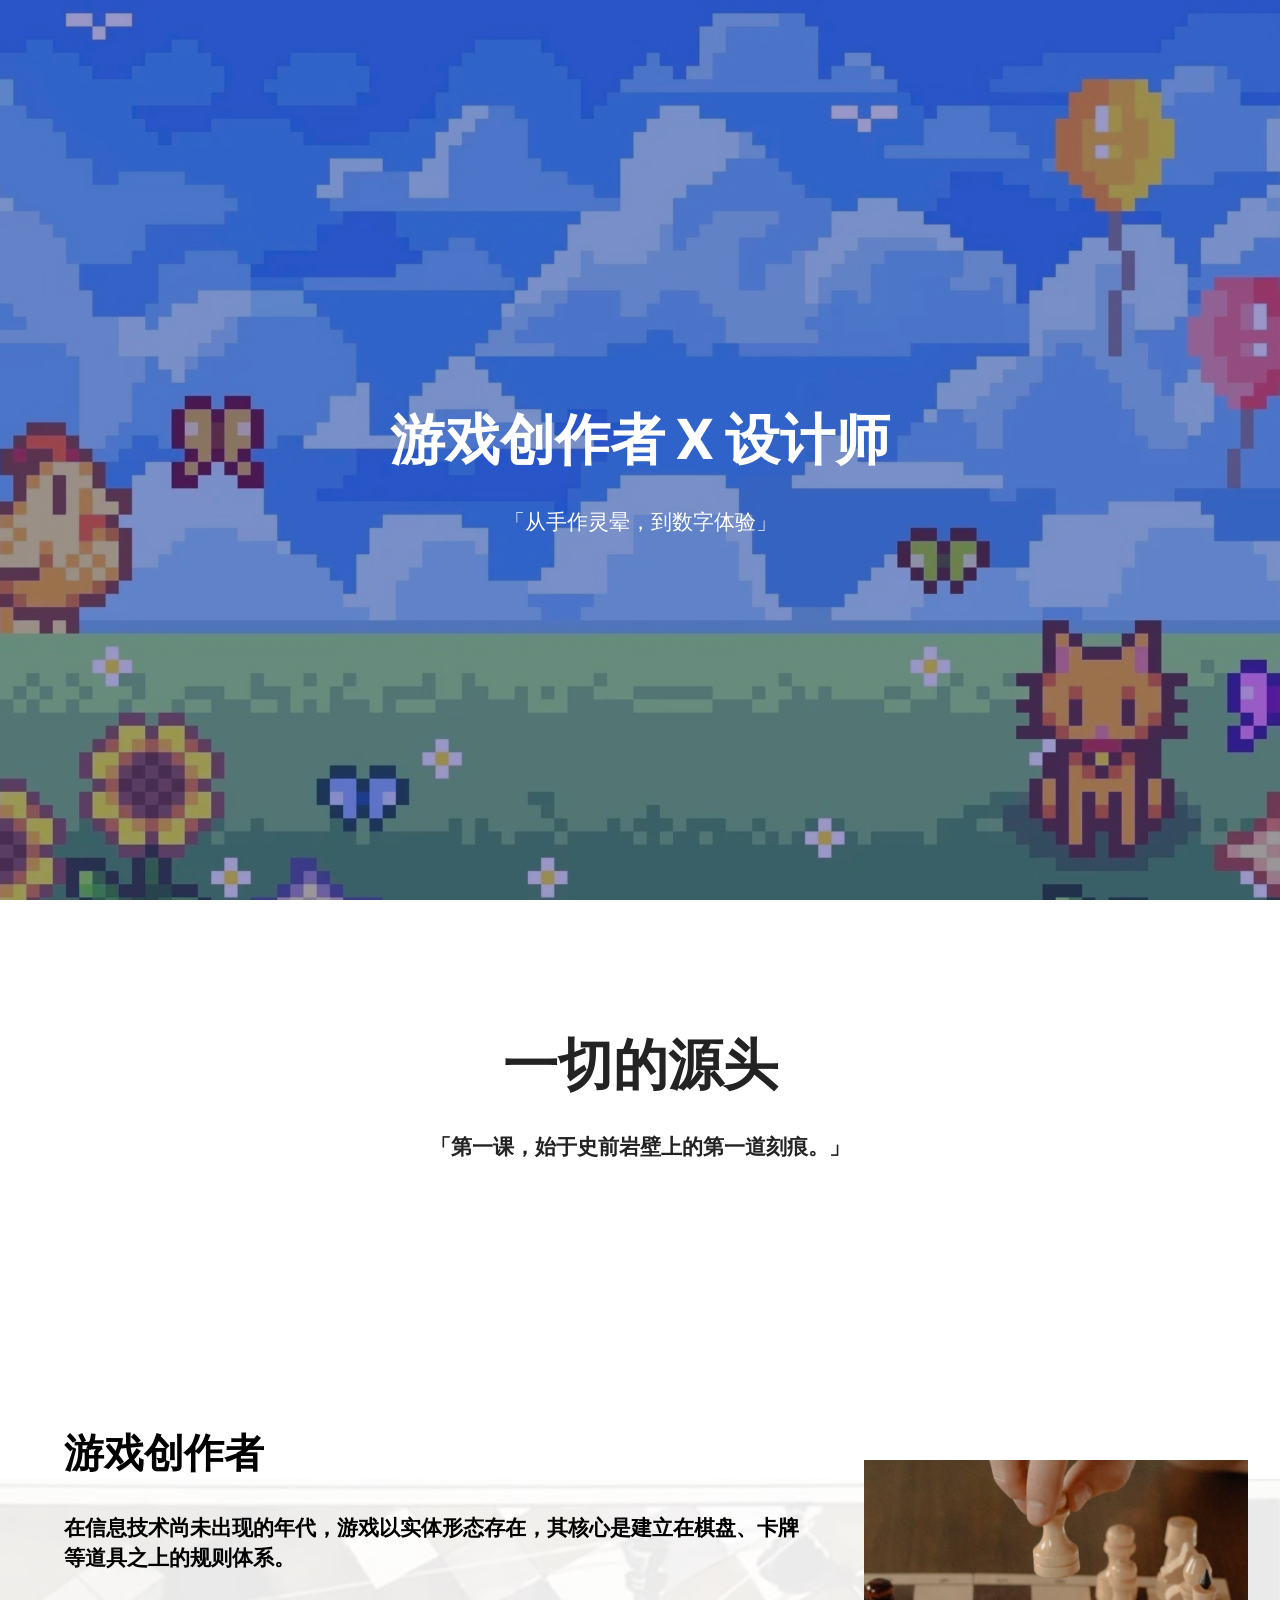
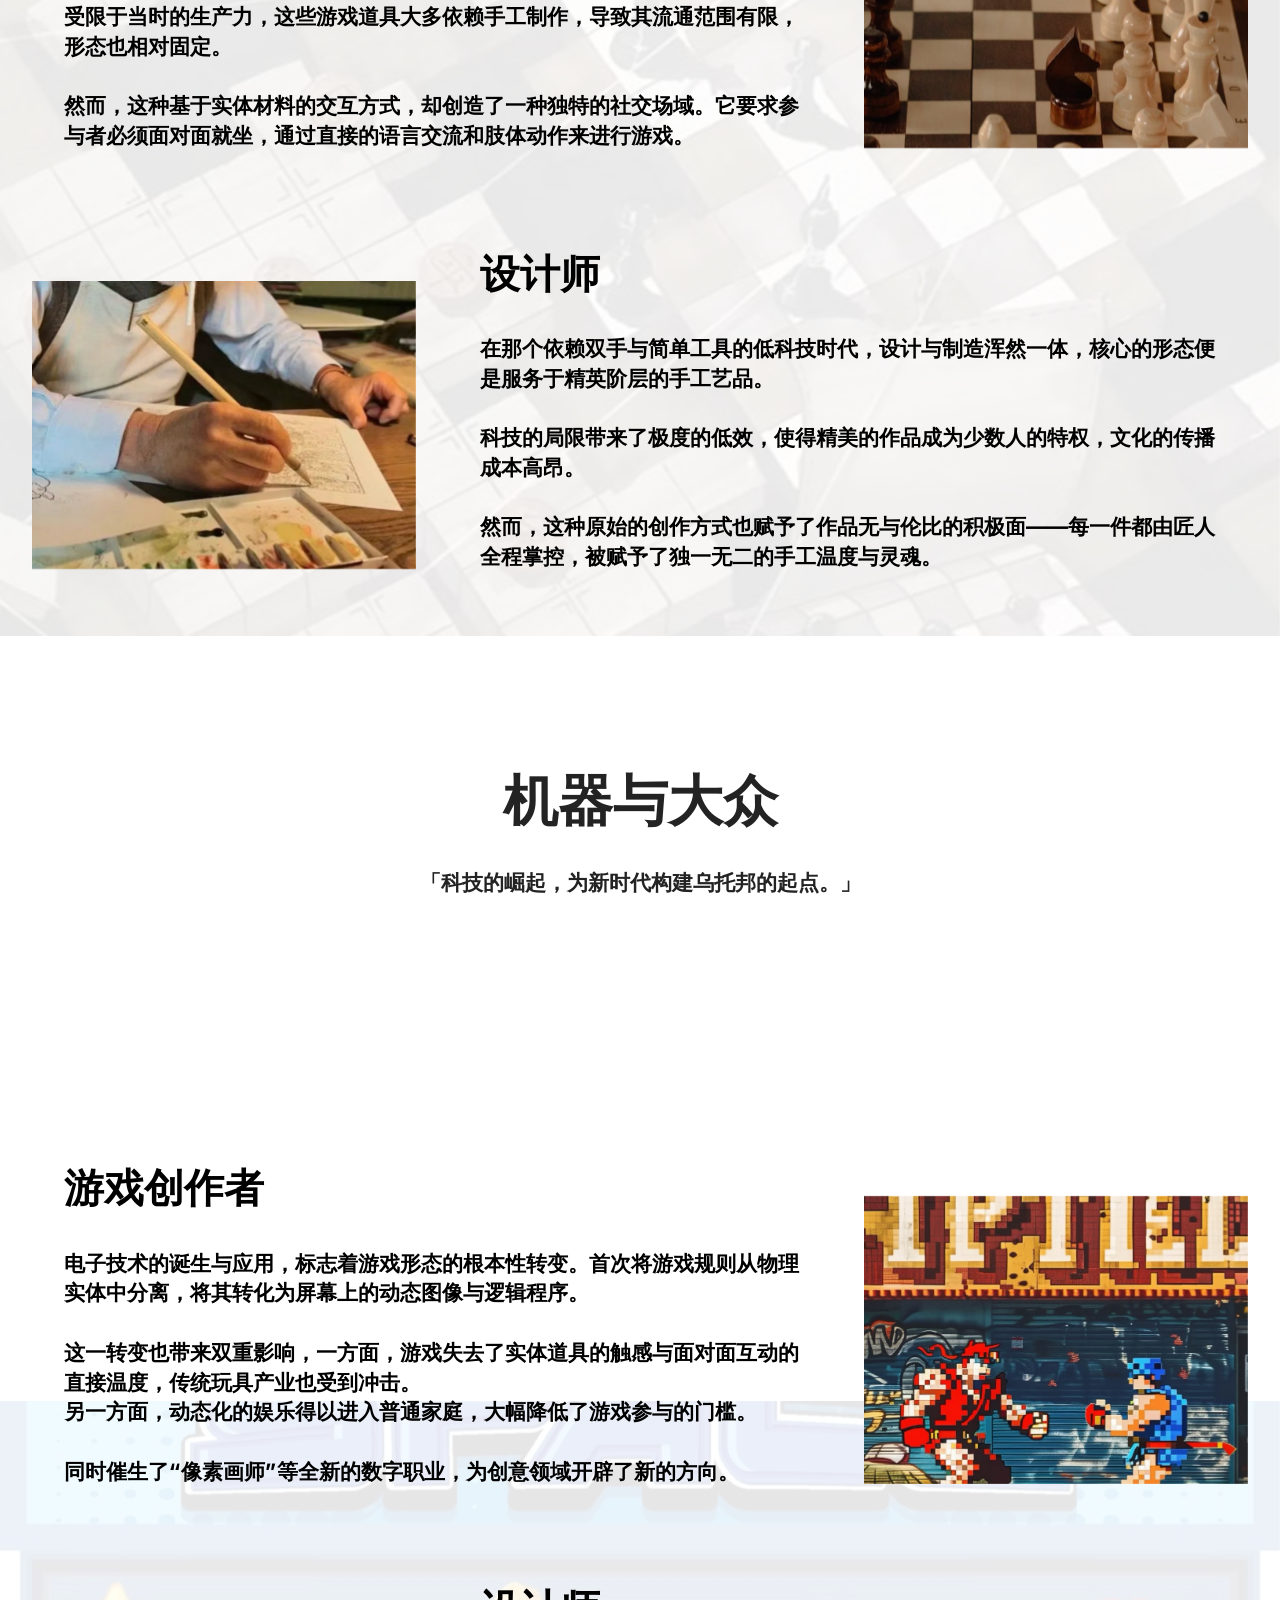
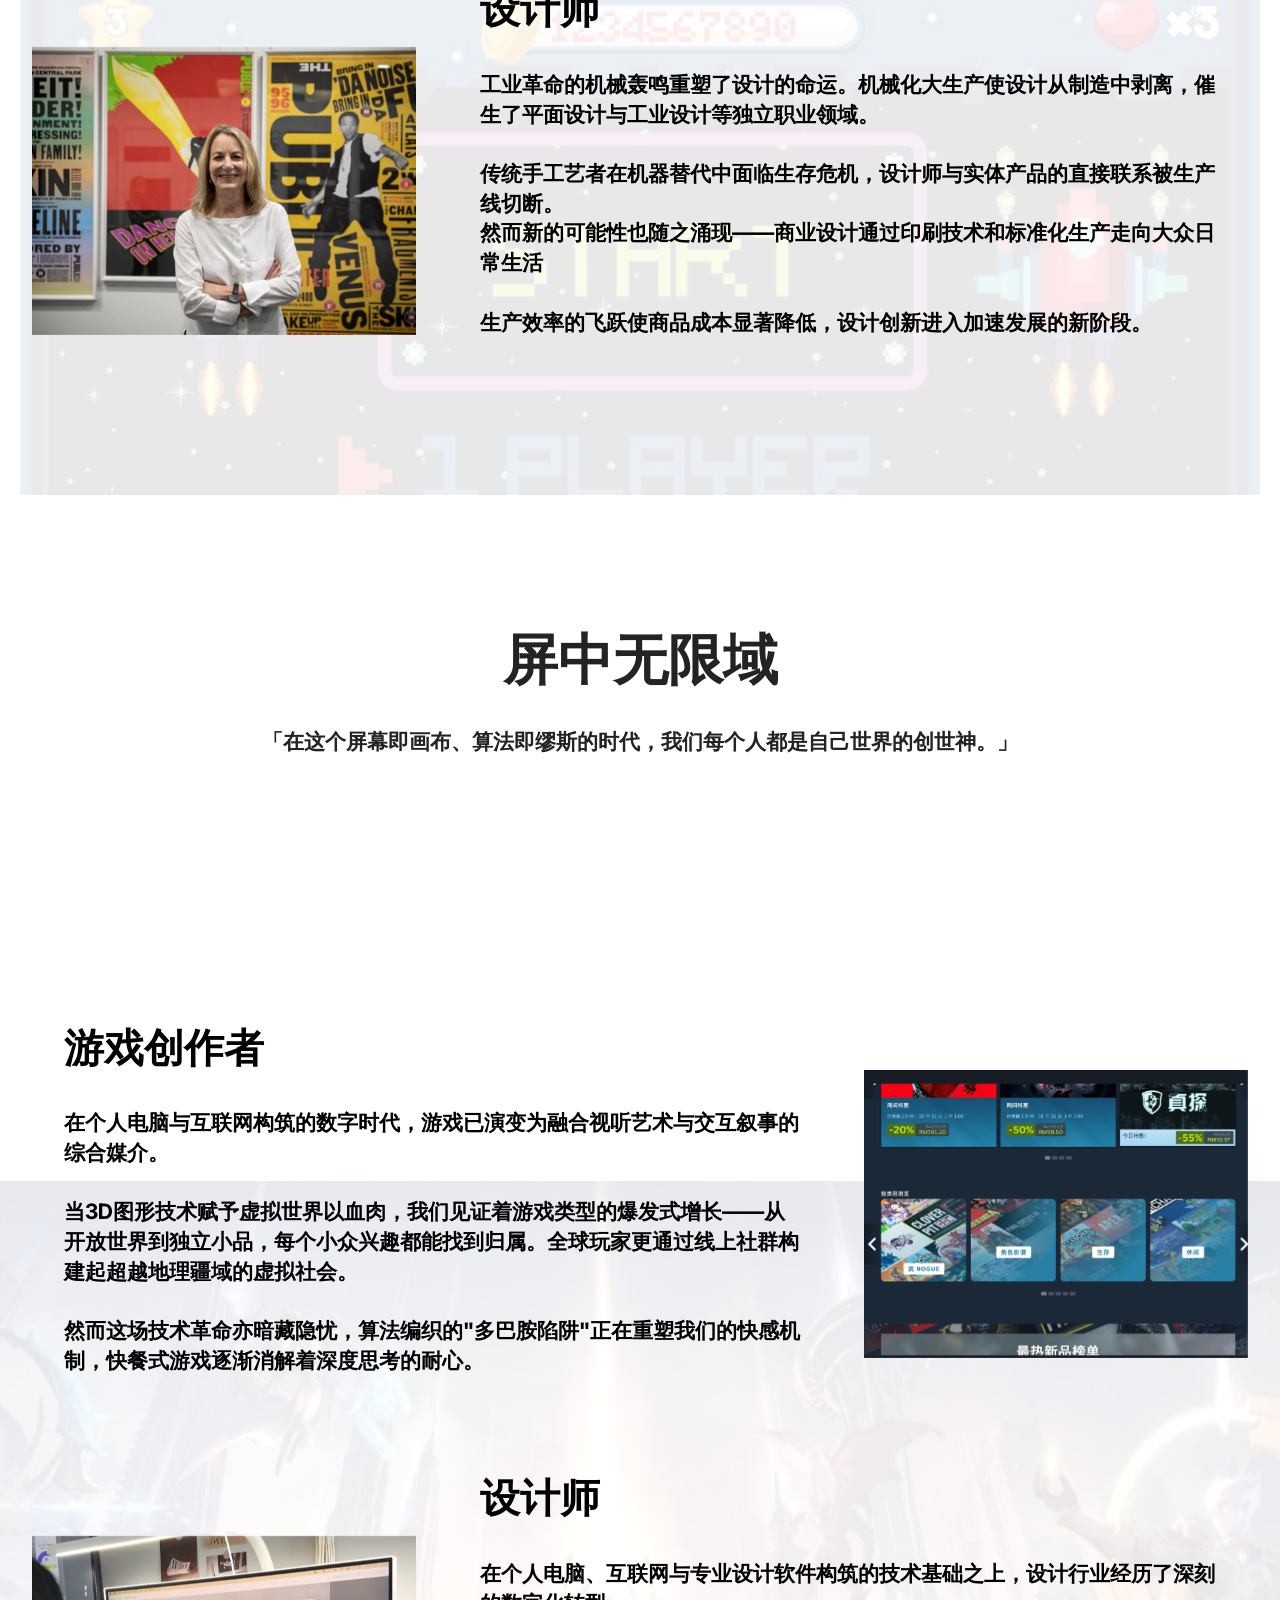
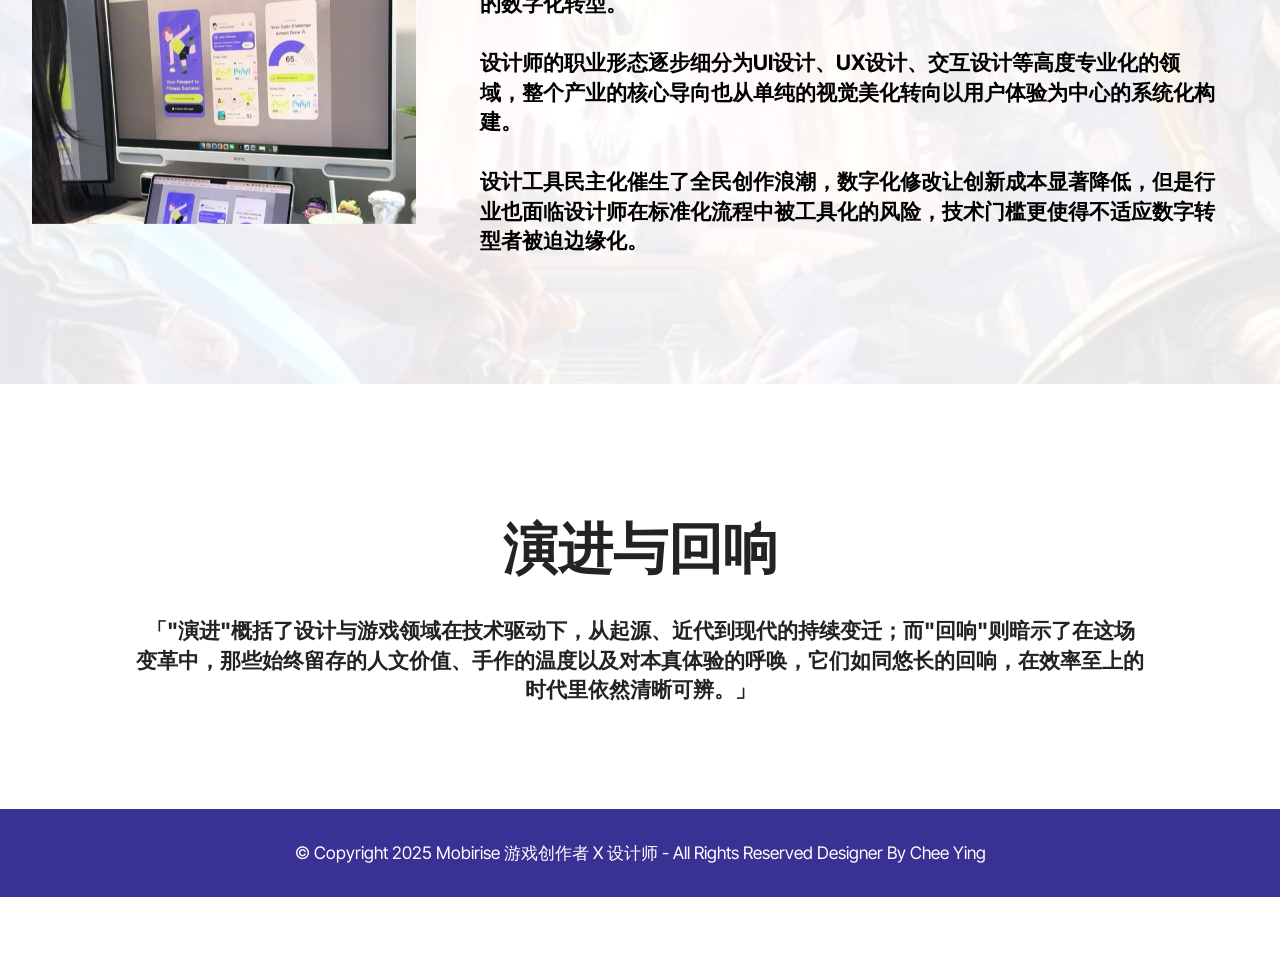
<file: index.html>
<!DOCTYPE html>
<html  >
<head>
  <!-- Site made with Mobirise Website Builder v6.1.4, https://mobirise.com -->
  <meta charset="UTF-8">
  <meta http-equiv="X-UA-Compatible" content="IE=edge">
  <meta name="generator" content="Mobirise v6.1.4, mobirise.com">
  <meta name="twitter:card" content="summary_large_image"/>
  <meta name="twitter:image:src" content="assets/images/index-meta.png">
  <meta property="og:image" content="assets/images/index-meta.png">
  <meta name="twitter:title" content="游戏创作者 X 设计师 ｜ Chee Ying">
  <meta name="viewport" content="width=device-width, initial-scale=1, minimum-scale=1">
  <link rel="shortcut icon" href="assets/images/2025-10-15-12.03.57.png" type="image/x-icon">
  <meta name="description" content=""演进"概括了设计与游戏领域在技术驱动下，从起源、近代到现代的持续变迁；而"回响"则暗示了在这场变革中，那些始终留存的人文价值、手作的温度以及对本真体验的呼唤，它们如同悠长的回响，在效率至上的时代里依然清晰可辨。">
  
  
  <title>游戏创作者 X 设计师 ｜ Chee Ying</title>
  <link rel="stylesheet" href="assets/bootstrap/css/bootstrap.min.css">
  <link rel="stylesheet" href="assets/parallax/jarallax.css">
  <link rel="stylesheet" href="assets/animatecss/animate.css">
  <link rel="stylesheet" href="assets/theme/css/style.css">
  <link rel="preload" href="https://fonts.googleapis.com/css?family=Inter+Tight:100,200,300,400,500,600,700,800,900,100i,200i,300i,400i,500i,600i,700i,800i,900i&display=swap" as="style" onload="this.onload=null;this.rel='stylesheet'">
  <noscript><link rel="stylesheet" href="https://fonts.googleapis.com/css?family=Inter+Tight:100,200,300,400,500,600,700,800,900,100i,200i,300i,400i,500i,600i,700i,800i,900i&display=swap"></noscript>
  <link rel="preload" as="style" href="assets/mobirise/css/mbr-additional.css?v=waaPmN"><link rel="stylesheet" href="assets/mobirise/css/mbr-additional.css?v=waaPmN" type="text/css">

  
  
  
</head>
<body>
  
  <section data-bs-version="5.1" class="header16 cid-uZyWyI7CfZ mbr-fullscreen mbr-parallax-background" id="header17-4">
  
  <div class="mbr-overlay" style="opacity: 0.5; background-color: rgb(57, 49, 147);"></div>
  <div class="container-fluid">
    <div class="row">
      <div class="content-wrap col-12 col-md-12">
        <h1 class="mbr-section-title mbr-fonts-style mbr-white mb-4 display-2">
          <strong><br>游戏创作者 X 设计师</strong></h1>
        
        <p class="mbr-fonts-style mbr-text mbr-white mb-4 display-7">「从手作灵晕，到数字体验」</p>
        
      </div>
    </div>
  </div>
</section>

<section data-bs-version="5.1" class="article11 cid-uZzmwuYJ43" id="article11-g">
    

    
    
    <div class="container">
        <div class="row justify-content-center">
            <div class="title col-md-12 col-lg-10">
                <h3 class="mbr-section-title mbr-fonts-style align-center mt-0 mb-0 display-2"><strong>一切的源头</strong></h3>
                <h4 class="mbr-section-subtitle align-center mbr-fonts-style mt-4 display-7"><strong>「第一课，始于史前岩壁上的第一道刻痕。」
                </strong></h4>
                
            </div>
        </div>
    </div>
</section>

<section data-bs-version="5.1" class="features38 cid-uZzm9PYWdt mbr-parallax-background" id="features038-d">
    

    
    <div class="mbr-overlay" style="opacity: 0.9; background-color: rgb(255, 255, 255);"></div>

    <div class="container">
        <div class="row justify-content-center">
            <div class="col-12 col-md-12 col-lg">
                <div class="text-wrapper align-left">
                    <h1 class="mbr-section-title mbr-fonts-style mb-4 display-5"><strong>游戏创作者</strong></h1>
                    <p class="mbr-text align-left mbr-fonts-style mb-4 display-7"><strong>在信息技术尚未出现的年代，游戏以实体形态存在，其核心是建立在棋盘、卡牌等道具之上的规则体系。<br><br>受限于当时的生产力，这些游戏道具大多依赖手工制作，导致其流通范围有限，形态也相对固定。<br><br>然而，这种基于实体材料的交互方式，却创造了一种独特的社交场域。它要求参与者必须面对面就坐，通过直接的语言交流和肢体动作来进行游戏。</strong><br></p>
                    
                </div>
            </div>
            <div class="col-12 col-md-12 col-lg-4 image-wrapper">
                <img class="w-100" src="assets/images/img-6194.jpeg" alt="Mobirise Website Builder">
            </div>
        </div>
        <div class="row row-reverse justify-content-center">

            <div class="col-12 col-md-12 col-lg">
                <div class="text-wrapper align-left">
                    <h1 class="mbr-section-title mbr-fonts-style mb-4 display-5"><strong>设计师</strong></h1>
                    <p class="mbr-text align-left mbr-fonts-style mb-4 display-7"><strong>在那个依赖双手与简单工具的低科技时代，设计与制造浑然一体，核心的形态便是服务于精英阶层的手工艺品。<br><br>科技的局限带来了极度的低效，使得精美的作品成为少数人的特权，文化的传播成本高昂。<br><br>然而，这种原始的创作方式也赋予了作品无与伦比的积极面——每一件都由匠人全程掌控，被赋予了独一无二的手工温度与灵魂。</strong><br></p>
                    
                </div>
            </div>
            <div class="col-12 col-md-12 col-lg-4 image-wrapper">
                <img class="w-100" src="assets/images/img-6211.jpeg" alt="Mobirise Website Builder">
            </div>
        </div>
        
    </div>
</section>

<section data-bs-version="5.1" class="article11 cid-uZzmx5Fb4M" id="article11-h">
    

    
    
    <div class="container">
        <div class="row justify-content-center">
            <div class="title col-md-12 col-lg-10">
                <h3 class="mbr-section-title mbr-fonts-style align-center mt-0 mb-0 display-2">
                <strong>机器与大众</strong>
                </h3>
                <h4 class="mbr-section-subtitle align-center mbr-fonts-style mt-4 display-7"><strong>「科技的崛起，为新时代构建乌托邦的起点。」</strong></h4>
                
            </div>
        </div>
    </div>
</section>

<section data-bs-version="5.1" class="features38 cid-uZzmcFRnSe mbr-parallax-background" id="features038-e">
    

    
    <div class="mbr-overlay" style="opacity: 0.9; background-color: rgb(255, 255, 255);"></div>

    <div class="container">
        <div class="row justify-content-center">
            <div class="col-12 col-md-12 col-lg">
                <div class="text-wrapper align-left">
                    <h1 class="mbr-section-title mbr-fonts-style mb-4 display-5"><strong>游戏创作者</strong></h1>
                    <p class="mbr-text align-left mbr-fonts-style mb-4 display-7"><strong>
                        电子技术的诞生与应用，标志着游戏形态的根本性转变。首次将游戏规则从物理实体中分离，将其转化为屏幕上的动态图像与逻辑程序。<br><br>这一转变也带来双重影响，一方面，游戏失去了实体道具的触感与面对面互动的直接温度，传统玩具产业也受到冲击。<br>另一方面，动态化的娱乐得以进入普通家庭，大幅降低了游戏参与的门槛。<br><br>同时催生了“像素画师”等全新的数字职业，为创意领域开辟了新的方向。</strong><br>
                    </p>
                    
                </div>
            </div>
            <div class="col-12 col-md-12 col-lg-4 image-wrapper">
                <img class="w-100" src="assets/images/img-6224.jpeg" alt="Mobirise Website Builder">
            </div>
        </div>
        <div class="row row-reverse justify-content-center">

            <div class="col-12 col-md-12 col-lg">
                <div class="text-wrapper align-left">
                    <h1 class="mbr-section-title mbr-fonts-style mb-4 display-5"><strong>设计师</strong></h1>
                    <p class="mbr-text align-left mbr-fonts-style mb-4 display-7"><strong>工业革命的机械轰鸣重塑了设计的命运。机械化大生产使设计从制造中剥离，催生了平面设计与工业设计等独立职业领域。<br><br>传统手工艺者在机器替代中面临生存危机，设计师与实体产品的直接联系被生产线切断。<br>然而新的可能性也随之涌现——商业设计通过印刷技术和标准化生产走向大众日常生活<br><br>生产效率的飞跃使商品成本显著降低，设计创新进入加速发展的新阶段。<br></strong><br>
                    </p>
                    
                </div>
            </div>
            <div class="col-12 col-md-12 col-lg-4 image-wrapper">
                <img class="w-100" src="assets/images/img-6223.jpeg" alt="Mobirise Website Builder">
            </div>
        </div>
        
    </div>
</section>

<section data-bs-version="5.1" class="article11 cid-uZzmzu8yRZ" id="article11-i">
    

    
    
    <div class="container">
        <div class="row justify-content-center">
            <div class="title col-md-12 col-lg-10">
                <h3 class="mbr-section-title mbr-fonts-style align-center mt-0 mb-0 display-2">
                <strong>屏中无限域</strong>
                </h3>
                <h4 class="mbr-section-subtitle align-center mbr-fonts-style mt-4 display-7"><strong>「在这个屏幕即画布、算法即缪斯的时代，我们每个人都是自己世界的创世神。」</strong></h4>
                
            </div>
        </div>
    </div>
</section>

<section data-bs-version="5.1" class="features38 cid-uZzmdIGdpV mbr-parallax-background" id="features038-f">
    

    
    <div class="mbr-overlay" style="opacity: 0.9; background-color: rgb(255, 255, 255);"></div>

    <div class="container">
        <div class="row justify-content-center">
            <div class="col-12 col-md-12 col-lg">
                <div class="text-wrapper align-left">
                    <h1 class="mbr-section-title mbr-fonts-style mb-4 display-5">
                        <strong>游戏创作者</strong></h1>
                    <p class="mbr-text align-left mbr-fonts-style mb-4 display-7"><strong>
                        在个人电脑与互联网构筑的数字时代，游戏已演变为融合视听艺术与交互叙事的综合媒介。<br><br>当3D图形技术赋予虚拟世界以血肉，我们见证着游戏类型的爆发式增长——从开放世界到独立小品，每个小众兴趣都能找到归属。全球玩家更通过线上社群构建起超越地理疆域的虚拟社会。<br><br>然而这场技术革命亦暗藏隐忧，算法编织的"多巴胺陷阱"正在重塑我们的快感机制，快餐式游戏逐渐消解着深度思考的耐心。</strong><br>
                    </p>
                    
                </div>
            </div>
            <div class="col-12 col-md-12 col-lg-4 image-wrapper">
                <img class="w-100" src="assets/images/2025-10-15-11.35.37.png" alt="Mobirise Website Builder">
            </div>
        </div>
        <div class="row row-reverse justify-content-center">

            <div class="col-12 col-md-12 col-lg">
                <div class="text-wrapper align-left">
                    <h1 class="mbr-section-title mbr-fonts-style mb-4 display-5"><strong>设计师</strong></h1>
                    <p class="mbr-text align-left mbr-fonts-style mb-4 display-7"><strong>
                        在个人电脑、互联网与专业设计软件构筑的技术基础之上，设计行业经历了深刻的数字化转型。<br><br>设计师的职业形态逐步细分为UI设计、UX设计、交互设计等高度专业化的领域，整个产业的核心导向也从单纯的视觉美化转向以用户体验为中心的系统化构建。<br><br>设计工具民主化催生了全民创作浪潮，数字化修改让创新成本显著降低，但是行业也面临设计师在标准化流程中被工具化的风险，技术门槛更使得不适应数字转型者被迫边缘化。</strong><br>
                    </p>
                    
                </div>
            </div>
            <div class="col-12 col-md-12 col-lg-4 image-wrapper">
                <img class="w-100" src="assets/images/img-6214.jpeg" alt="Mobirise Website Builder">
            </div>
        </div>
        
    </div>
</section>

<section data-bs-version="5.1" class="article11 cid-uZzfyvVHTk" id="article11-7">
    

    
    
    <div class="container">
        <div class="row justify-content-center">
            <div class="title col-md-12 col-lg-10">
                <h3 class="mbr-section-title mbr-fonts-style align-center mt-0 mb-0 display-2">
                <strong>演进与回响</strong>
                </h3>
                <h4 class="mbr-section-subtitle align-center mbr-fonts-style mt-4 display-7"><strong>「"演进"概括了设计与游戏领域在技术驱动下，从起源、近代到现代的持续变迁；而"回响"则暗示了在这场变革中，那些始终留存的人文价值、手作的温度以及对本真体验的呼唤，它们如同悠长的回响，在效率至上的时代里依然清晰可辨。」</strong></h4>
                
            </div>
        </div>
    </div>
</section>

<section data-bs-version="5.1" class="footer4 cid-uZzfLiw8gp" once="footers" id="footer04-b">

    

    

    <div class="container">
        <div class="media-container-row align-center mbr-white">
            <div class="col-12">
                <p class="mbr-text mb-0 mbr-fonts-style display-4">
                    © Copyright 2025 Mobirise&nbsp;游戏创作者 X 设计师 - All Rights Reserved Designer By Chee Ying</p>
            </div>
        </div>
    </div>
</section><section class="display-7" style="padding: 0;align-items: center;justify-content: center;flex-wrap: wrap;    align-content: center;display: flex;position: relative;height: 4rem;"><a href="https://mobiri.se/4252877" style="flex: 1 1;height: 4rem;position: absolute;width: 100%;z-index: 1;"><img alt="" style="height: 4rem;" src="[data-uri]"></a><p style="margin: 0;text-align: center;" class="display-7">&#8204;</p><a style="z-index:1" href="https://mobirise.com/builder/ai-website-maker.html">Free AI Website Maker</a></section><script src="assets/bootstrap/js/bootstrap.bundle.min.js"></script>  <script src="assets/parallax/jarallax.js"></script>  <script src="assets/smoothscroll/smooth-scroll.js"></script>  <script src="assets/ytplayer/index.js"></script>  <script src="assets/theme/js/script.js"></script>  
  
  
 <div id="scrollToTop" class="scrollToTop mbr-arrow-up"><a style="text-align: center;"><i class="mbr-arrow-up-icon mbr-arrow-up-icon-cm cm-icon cm-icon-smallarrow-up"></i></a></div>
    <input name="animation" type="hidden">
  </body>
</html>
</file>
<file: assets/parallax/jarallax.css>
.jarallax {
    position: relative;
    z-index: 0;
}
.jarallax > .jarallax-img {
    position: absolute;
    object-fit: cover;
    /* support for plugin https://github.com/bfred-it/object-fit-images */
    font-family: 'object-fit: cover;';
    top: 0;
    left: 0;
    width: 100%;
    height: 100%;
    z-index: -1;
}
</file>
<file: assets/theme/css/style.css>
@charset "UTF-8";
section {
  background-color: #ffffff;
}

body {
  font-style: normal;
  line-height: 1.5;
  font-weight: 400;
  color: #232323;
  position: relative;
}

button {
  background-color: transparent;
  border-color: transparent;
}

.embla__button,
.carousel-control {
  background-color: #edefea !important;
  opacity: 0.8 !important;
  color: #464845 !important;
  border-color: #edefea !important;
}

.carousel .close,
.modalWindow .close {
  background-color: #edefea !important;
  color: #464845 !important;
  border-color: #edefea !important;
  opacity: 0.8 !important;
}

.carousel .close:hover,
.modalWindow .close:hover {
  opacity: 1 !important;
}

.carousel-indicators li {
  background-color: #edefea !important;
  border: 2px solid #464845 !important;
}

.carousel-indicators li:hover,
.carousel-indicators li:active {
  opacity: 0.8 !important;
}

.embla__button:hover,
.carousel-control:hover {
  background-color: #edefea !important;
  opacity: 1 !important;
}

.modalWindow-video-container {
  height: 80%;
}

section,
.container,
.container-fluid {
  position: relative;
  word-wrap: break-word;
}

a.mbr-iconfont:hover {
  text-decoration: none;
}

.article .lead p,
.article .lead ul,
.article .lead ol,
.article .lead pre,
.article .lead blockquote {
  margin-bottom: 0;
}

a {
  font-style: normal;
  font-weight: 400;
  cursor: pointer;
}
a, a:hover {
  text-decoration: none;
}

.mbr-section-title {
  font-style: normal;
  line-height: 1.3;
}

.mbr-section-subtitle {
  line-height: 1.3;
}

.mbr-text {
  font-style: normal;
  line-height: 1.7;
}

h1,
h2,
h3,
h4,
h5,
h6,
.display-1,
.display-2,
.display-4,
.display-5,
.display-7,
span,
p,
a {
  line-height: 1;
  word-break: break-word;
  word-wrap: break-word;
  font-weight: 400;
}

b,
strong {
  font-weight: bold;
}

input:-webkit-autofill, input:-webkit-autofill:hover, input:-webkit-autofill:focus, input:-webkit-autofill:active {
  transition-delay: 9999s;
  -webkit-transition-property: background-color, color;
  transition-property: background-color, color;
}

textarea[type=hidden] {
  display: none;
}

section {
  background-position: 50% 50%;
  background-repeat: no-repeat;
  background-size: cover;
}
section .mbr-background-video,
section .mbr-background-video-preview {
  position: absolute;
  bottom: 0;
  left: 0;
  right: 0;
  top: 0;
}

.hidden {
  visibility: hidden;
}

.mbr-z-index20 {
  z-index: 20;
}

/*! Base colors */
.mbr-white {
  color: #ffffff;
}

.mbr-black {
  color: #111111;
}

.mbr-bg-white {
  background-color: #ffffff;
}

.mbr-bg-black {
  background-color: #000000;
}

/*! Text-aligns */
.align-left {
  text-align: left;
}

.align-center {
  text-align: center;
}

.align-right {
  text-align: right;
}

/*! Font-weight  */
.mbr-light {
  font-weight: 300;
}

.mbr-regular {
  font-weight: 400;
}

.mbr-semibold {
  font-weight: 500;
}

.mbr-bold {
  font-weight: 700;
}

/*! Media  */
.media-content {
  flex-basis: 100%;
}

.media-container-row {
  display: flex;
  flex-direction: row;
  flex-wrap: wrap;
  justify-content: center;
  align-content: center;
  align-items: start;
}
.media-container-row .media-size-item {
  width: 400px;
}

.media-container-column {
  display: flex;
  flex-direction: column;
  flex-wrap: wrap;
  justify-content: center;
  align-content: center;
  align-items: stretch;
}
.media-container-column > * {
  width: 100%;
}

@media (min-width: 992px) {
  .media-container-row {
    flex-wrap: nowrap;
  }
}
figure {
  margin-bottom: 0;
  overflow: hidden;
}

figure[mbr-media-size] {
  transition: width 0.1s;
}

img,
iframe {
  display: block;
  width: 100%;
}

.card {
  background-color: transparent;
  border: none;
}

.card-box {
  width: 100%;
}

.card-img {
  text-align: center;
  flex-shrink: 0;
  -webkit-flex-shrink: 0;
}

.media {
  max-width: 100%;
  margin: 0 auto;
}

.mbr-figure {
  align-self: center;
}

.media-container > div {
  max-width: 100%;
}

.mbr-figure img,
.card-img img {
  width: 100%;
}

@media (max-width: 991px) {
  .media-size-item {
    width: auto !important;
  }
  .media {
    width: auto;
  }
  .mbr-figure {
    width: 100% !important;
  }
}
/*! Buttons */
.mbr-section-btn {
  margin-left: -0.6rem;
  margin-right: -0.6rem;
  font-size: 0;
}

.btn {
  font-weight: 600;
  border-width: 1px;
  font-style: normal;
  margin: 0.6rem 0.6rem;
  white-space: normal;
  transition: all 0.2s ease-in-out;
  display: inline-flex;
  align-items: center;
  justify-content: center;
  word-break: break-word;
}

.btn-sm {
  font-weight: 600;
  letter-spacing: 0px;
  transition: all 0.3s ease-in-out;
}

.btn-md {
  font-weight: 600;
  letter-spacing: 0px;
  transition: all 0.3s ease-in-out;
}

.btn-lg {
  font-weight: 600;
  letter-spacing: 0px;
  transition: all 0.3s ease-in-out;
}

.btn-form {
  margin: 0;
}
.btn-form:hover {
  cursor: pointer;
}

nav .mbr-section-btn {
  margin-left: 0rem;
  margin-right: 0rem;
}

/*! Btn icon margin */
.btn .mbr-iconfont,
.btn.btn-sm .mbr-iconfont {
  order: 1;
  cursor: pointer;
  margin-left: 0.5rem;
  vertical-align: sub;
}

.btn.btn-md .mbr-iconfont,
.btn.btn-md .mbr-iconfont {
  margin-left: 0.8rem;
}

.mbr-regular {
  font-weight: 400;
}

.mbr-semibold {
  font-weight: 500;
}

.mbr-bold {
  font-weight: 700;
}

[type=submit] {
  -webkit-appearance: none;
}

/*! Full-screen */
.mbr-fullscreen .mbr-overlay {
  min-height: 100vh;
}

.mbr-fullscreen {
  display: flex;
  display: -moz-flex;
  display: -ms-flex;
  display: -o-flex;
  align-items: center;
  min-height: 100vh;
  padding-top: 3rem;
  padding-bottom: 3rem;
}

/*! Map */
.map {
  height: 25rem;
  position: relative;
}
.map iframe {
  width: 100%;
  height: 100%;
}

/*! Scroll to top arrow */
.mbr-arrow-up {
  bottom: 25px;
  right: 90px;
  position: fixed;
  text-align: right;
  z-index: 5000;
  color: #ffffff;
  font-size: 22px;
}

.mbr-arrow-up a {
  background: rgba(0, 0, 0, 0.2);
  border-radius: 50%;
  color: #fff;
  display: inline-block;
  height: 60px;
  width: 60px;
  border: 2px solid #fff;
  outline-style: none !important;
  position: relative;
  text-decoration: none;
  transition: all 0.3s ease-in-out;
  cursor: pointer;
  text-align: center;
}
.mbr-arrow-up a:hover {
  background-color: rgba(0, 0, 0, 0.4);
}
.mbr-arrow-up a i {
  line-height: 60px;
}

.mbr-arrow-up-icon {
  display: block;
  color: #fff;
}

.mbr-arrow-up-icon::before {
  content: "›";
  display: inline-block;
  font-family: serif;
  font-size: 22px;
  line-height: 1;
  font-style: normal;
  position: relative;
  top: 6px;
  left: -4px;
  transform: rotate(-90deg);
}

/*! Arrow Down */
.mbr-arrow {
  position: absolute;
  bottom: 45px;
  left: 50%;
  width: 60px;
  height: 60px;
  cursor: pointer;
  background-color: rgba(80, 80, 80, 0.5);
  border-radius: 50%;
  transform: translateX(-50%);
}
@media (max-width: 767px) {
  .mbr-arrow {
    display: none;
  }
}
.mbr-arrow > a {
  display: inline-block;
  text-decoration: none;
  outline-style: none;
  animation: arrowdown 1.7s ease-in-out infinite;
  color: #ffffff;
}
.mbr-arrow > a > i {
  position: absolute;
  top: -2px;
  left: 15px;
  font-size: 2rem;
}

#scrollToTop a i::before {
  content: "";
  position: absolute;
  display: block;
  border-bottom: 2.5px solid #fff;
  border-left: 2.5px solid #fff;
  width: 27.8%;
  height: 27.8%;
  left: 50%;
  top: 51%;
  transform: translateY(-30%) translateX(-50%) rotate(135deg);
}

@keyframes arrowdown {
  0% {
    transform: translateY(0px);
  }
  50% {
    transform: translateY(-5px);
  }
  100% {
    transform: translateY(0px);
  }
}
@media (max-width: 500px) {
  .mbr-arrow-up {
    left: 0;
    right: 0;
    text-align: center;
  }
}
/*Gradients animation*/
@keyframes gradient-animation {
  from {
    background-position: 0% 100%;
    animation-timing-function: ease-in-out;
  }
  to {
    background-position: 100% 0%;
    animation-timing-function: ease-in-out;
  }
}
.bg-gradient {
  background-size: 200% 200%;
  animation: gradient-animation 5s infinite alternate;
  -webkit-animation: gradient-animation 5s infinite alternate;
}

.menu .navbar-brand {
  display: -webkit-flex;
}
.menu .navbar-brand span {
  display: flex;
  display: -webkit-flex;
}
.menu .navbar-brand .navbar-caption-wrap {
  display: -webkit-flex;
}
.menu .navbar-brand .navbar-logo img {
  display: -webkit-flex;
  width: auto;
}
@media (min-width: 768px) and (max-width: 991px) {
  .menu .navbar-toggleable-sm .navbar-nav {
    display: -ms-flexbox;
  }
}
@media (max-width: 991px) {
  .menu .navbar-collapse {
    max-height: 93.5vh;
  }
  .menu .navbar-collapse.show {
    overflow: auto;
  }
}
@media (min-width: 992px) {
  .menu .navbar-nav.nav-dropdown {
    display: -webkit-flex;
  }
  .menu .navbar-toggleable-sm .navbar-collapse {
    display: -webkit-flex !important;
  }
  .menu .collapsed .navbar-collapse {
    max-height: 93.5vh;
  }
  .menu .collapsed .navbar-collapse.show {
    overflow: auto;
  }
}
@media (max-width: 767px) {
  .menu .navbar-collapse {
    max-height: 80vh;
  }
}

.nav-link .mbr-iconfont {
  margin-right: 0.5rem;
}

.navbar {
  display: -webkit-flex;
  -webkit-flex-wrap: wrap;
  -webkit-align-items: center;
  -webkit-justify-content: space-between;
}

.navbar-collapse {
  -webkit-flex-basis: 100%;
  -webkit-flex-grow: 1;
  -webkit-align-items: center;
}

.nav-dropdown .link {
  padding: 0.667em 1.667em !important;
  margin: 0 !important;
}

.nav {
  display: -webkit-flex;
  -webkit-flex-wrap: wrap;
}

.row {
  display: -webkit-flex;
  -webkit-flex-wrap: wrap;
}

.justify-content-center {
  -webkit-justify-content: center;
}

.form-inline {
  display: -webkit-flex;
}

.card-wrapper {
  -webkit-flex: 1;
}

.carousel-control {
  z-index: 10;
  display: -webkit-flex;
}

.carousel-controls {
  display: -webkit-flex;
}

.media {
  display: -webkit-flex;
}

.form-group:focus {
  outline: none;
}

.jq-selectbox__select {
  padding: 7px 0;
  position: relative;
}

.jq-selectbox__dropdown {
  overflow: hidden;
  border-radius: 10px;
  position: absolute;
  top: 100%;
  left: 0 !important;
  width: 100% !important;
}

.jq-selectbox__trigger-arrow {
  right: 0;
  transform: translateY(-50%);
}

.jq-selectbox li {
  padding: 1.07em 0.5em;
}

input[type=range] {
  padding-left: 0 !important;
  padding-right: 0 !important;
}

.modal-dialog,
.modal-content {
  height: 100%;
}

.modal-dialog .carousel-inner {
  height: calc(100vh - 1.75rem);
}
@media (max-width: 575px) {
  .modal-dialog .carousel-inner {
    height: calc(100vh - 1rem);
  }
}

.carousel-item {
  text-align: center;
}

.carousel-item img {
  margin: auto;
}

.navbar-toggler {
  align-self: flex-start;
  padding: 0.25rem 0.75rem;
  font-size: 1.25rem;
  line-height: 1;
  background: transparent;
  border: 1px solid transparent;
  border-radius: 0.25rem;
}

.navbar-toggler:focus,
.navbar-toggler:hover {
  text-decoration: none;
  box-shadow: none;
}

.navbar-toggler-icon {
  display: inline-block;
  width: 1.5em;
  height: 1.5em;
  vertical-align: middle;
  content: "";
  background: no-repeat center center;
  background-size: 100% 100%;
}

.navbar-toggler-left {
  position: absolute;
  left: 1rem;
}

.navbar-toggler-right {
  position: absolute;
  right: 1rem;
}

.card-img {
  width: auto;
}

.menu .navbar.collapsed:not(.beta-menu) {
  flex-direction: column;
}

.carousel-item.active,
.carousel-item-next,
.carousel-item-prev {
  display: flex;
}

.note-air-layout .dropup .dropdown-menu,
.note-air-layout .navbar-fixed-bottom .dropdown .dropdown-menu {
  bottom: initial !important;
}

html,
body {
  height: auto;
  min-height: 100vh;
}

.dropup .dropdown-toggle::after {
  display: none;
}

.form-asterisk {
  font-family: initial;
  position: absolute;
  top: -2px;
  font-weight: normal;
}

.form-control-label {
  position: relative;
  cursor: pointer;
  margin-bottom: 0.357em;
  padding: 0;
}

.alert {
  color: #ffffff;
  border-radius: 0;
  border: 0;
  font-size: 1.1rem;
  line-height: 1.5;
  margin-bottom: 1.875rem;
  padding: 1.25rem;
  position: relative;
  text-align: center;
}
.alert.alert-form::after {
  background-color: inherit;
  bottom: -7px;
  content: "";
  display: block;
  height: 14px;
  left: 50%;
  margin-left: -7px;
  position: absolute;
  transform: rotate(45deg);
  width: 14px;
}

.form-control {
  background-color: #ffffff;
  background-clip: border-box;
  color: #232323;
  line-height: 1rem !important;
  height: auto;
  padding: 1.2rem 2rem;
  transition: border-color 0.25s ease 0s;
  border: 1px solid transparent !important;
  border-radius: 4px;
  box-shadow: rgba(0, 0, 0, 0.07) 0px 1px 1px 0px, rgba(0, 0, 0, 0.07) 0px 1px 3px 0px, rgba(0, 0, 0, 0.03) 0px 0px 0px 1px;
}
.form-active .form-control:invalid {
  border-color: red;
}

.row > * {
  padding-right: 1rem;
  padding-left: 1rem;
}

form .row {
  margin-left: -0.6rem;
  margin-right: -0.6rem;
}
form .row [class*=col] {
  padding-left: 0.6rem;
  padding-right: 0.6rem;
}

form .mbr-section-btn {
  padding-left: 0.6rem;
  padding-right: 0.6rem;
}

form .form-check-input {
  margin-top: 0.5;
}

textarea.form-control {
  line-height: 1.5rem !important;
}

.form-group {
  margin-bottom: 1.2rem;
}

.form-control,
form .btn {
  min-height: 48px;
}

.gdpr-block label span.textGDPR input[name=gdpr] {
  top: 7px;
}

.form-control:focus {
  box-shadow: none;
}

:focus {
  outline: none;
}

.mbr-overlay {
  background-color: #000;
  bottom: 0;
  left: 0;
  opacity: 0.5;
  position: absolute;
  right: 0;
  top: 0;
  z-index: 0;
  pointer-events: none;
}

blockquote {
  font-style: italic;
  padding: 3rem;
  font-size: 1.09rem;
  position: relative;
  border-left: 3px solid;
}

ul,
ol,
pre,
blockquote {
  margin-bottom: 2.3125rem;
}

.mt-4 {
  margin-top: 2rem !important;
}

.mb-4 {
  margin-bottom: 2rem !important;
}

.container,
.container-fluid {
  padding-left: 16px;
  padding-right: 16px;
}

.row {
  margin-left: -16px;
  margin-right: -16px;
}
.row > [class*=col] {
  padding-left: 16px;
  padding-right: 16px;
}

@media (min-width: 992px) {
  .container-fluid {
    padding-left: 32px;
    padding-right: 32px;
  }
}
@media (max-width: 991px) {
  .mbr-container {
    padding-left: 16px;
    padding-right: 16px;
  }
}
.app-video-wrapper > img {
  opacity: 1;
}

.app-video-wrapper {
  background: transparent;
}

.item {
  position: relative;
}

.dropdown-menu .dropdown-menu {
  left: 100%;
}

.dropdown-item + .dropdown-menu {
  display: none;
}

.dropdown-item:hover + .dropdown-menu,
.dropdown-menu:hover {
  display: block;
}

@media (min-aspect-ratio: 16/9) {
  .mbr-video-foreground {
    height: 300% !important;
    top: -100% !important;
  }
}
@media (max-aspect-ratio: 16/9) {
  .mbr-video-foreground {
    width: 300% !important;
    left: -100% !important;
  }
}.engine {
	position: absolute;
	text-indent: -2400px;
	text-align: center;
	padding: 0;
	top: 0;
	left: -2400px;
}
</file>
<file: assets/mobirise/css/mbr-additional.css>
.btn {
  border-width: 2px;
}
img,
.card-wrap,
.card-wrapper,
.video-wrapper,
.mbr-figure iframe,
.google-map iframe,
.slide-content,
.plan,
.card,
.item-wrapper {
  border-radius: 0 !important;
}
.video-wrapper {
  overflow: hidden;
}
body {
  font-family: Inter Tight;
}
.display-1 {
  font-family: 'Inter Tight', sans-serif;
  font-size: 5rem;
  line-height: 1;
}
.display-1 > .mbr-iconfont {
  font-size: 6.25rem;
}
.display-2 {
  font-family: 'Inter Tight', sans-serif;
  font-size: 4rem;
  line-height: 1;
}
.display-2 > .mbr-iconfont {
  font-size: 5rem;
}
.display-4 {
  font-family: 'Inter Tight', sans-serif;
  font-size: 1.1rem;
  line-height: 1.5;
}
.display-4 > .mbr-iconfont {
  font-size: 1.375rem;
}
.display-5 {
  font-family: 'Inter Tight', sans-serif;
  font-size: 2.8rem;
  line-height: 1.5;
}
.display-5 > .mbr-iconfont {
  font-size: 3.5rem;
}
.display-7 {
  font-family: 'Inter Tight', sans-serif;
  font-size: 1.4rem;
  line-height: 1.3;
}
.display-7 > .mbr-iconfont {
  font-size: 1.75rem;
}
/* ---- Fluid typography for mobile devices ---- */
/* 1.4 - font scale ratio ( bootstrap == 1.42857 ) */
/* 100vw - current viewport width */
/* (48 - 20)  48 == 48rem == 768px, 20 == 20rem == 320px(minimal supported viewport) */
/* 0.65 - min scale variable, may vary */
@media (max-width: 992px) {
  .display-1 {
    font-size: 4rem;
  }
}
@media (max-width: 768px) {
  .display-1 {
    font-size: 3.5rem;
    font-size: calc( 2.4rem + (5 - 2.4) * ((100vw - 20rem) / (48 - 20)));
    line-height: calc( 1.1 * (2.4rem + (5 - 2.4) * ((100vw - 20rem) / (48 - 20))));
  }
  .display-2 {
    font-size: 3.2rem;
    font-size: calc( 2.05rem + (4 - 2.05) * ((100vw - 20rem) / (48 - 20)));
    line-height: calc( 1.3 * (2.05rem + (4 - 2.05) * ((100vw - 20rem) / (48 - 20))));
  }
  .display-4 {
    font-size: 0.88rem;
    font-size: calc( 1.0350000000000001rem + (1.1 - 1.0350000000000001) * ((100vw - 20rem) / (48 - 20)));
    line-height: calc( 1.4 * (1.0350000000000001rem + (1.1 - 1.0350000000000001) * ((100vw - 20rem) / (48 - 20))));
  }
  .display-5 {
    font-size: 2.24rem;
    font-size: calc( 1.63rem + (2.8 - 1.63) * ((100vw - 20rem) / (48 - 20)));
    line-height: calc( 1.4 * (1.63rem + (2.8 - 1.63) * ((100vw - 20rem) / (48 - 20))));
  }
  .display-7 {
    font-size: 1.12rem;
    font-size: calc( 1.14rem + (1.4 - 1.14) * ((100vw - 20rem) / (48 - 20)));
    line-height: calc( 1.4 * (1.14rem + (1.4 - 1.14) * ((100vw - 20rem) / (48 - 20))));
  }
}
@media (min-width: 992px) and (max-width: 1400px) {
  .display-1 {
    font-size: 3.5rem;
    font-size: calc( 2.4rem + (5 - 2.4) * ((100vw - 62rem) / (87 - 62)));
    line-height: calc( 1.1 * (2.4rem + (5 - 2.4) * ((100vw - 62rem) / (87 - 62))));
  }
  .display-2 {
    font-size: 3.2rem;
    font-size: calc( 2.05rem + (4 - 2.05) * ((100vw - 62rem) / (87 - 62)));
    line-height: calc( 1.3 * (2.05rem + (4 - 2.05) * ((100vw - 62rem) / (87 - 62))));
  }
  .display-4 {
    font-size: 0.88rem;
    font-size: calc( 1.0350000000000001rem + (1.1 - 1.0350000000000001) * ((100vw - 62rem) / (87 - 62)));
    line-height: calc( 1.4 * (1.0350000000000001rem + (1.1 - 1.0350000000000001) * ((100vw - 62rem) / (87 - 62))));
  }
  .display-5 {
    font-size: 2.24rem;
    font-size: calc( 1.63rem + (2.8 - 1.63) * ((100vw - 62rem) / (87 - 62)));
    line-height: calc( 1.4 * (1.63rem + (2.8 - 1.63) * ((100vw - 62rem) / (87 - 62))));
  }
  .display-7 {
    font-size: 1.12rem;
    font-size: calc( 1.14rem + (1.4 - 1.14) * ((100vw - 62rem) / (87 - 62)));
    line-height: calc( 1.4 * (1.14rem + (1.4 - 1.14) * ((100vw - 62rem) / (87 - 62))));
  }
}
/* Buttons */
.btn {
  padding: 1.25rem 2rem;
  border-radius: 4px;
}
@media (max-width: 767px) {
  .btn {
    padding: 0.75rem 1.5rem;
  }
}
.btn-sm {
  padding: 0.6rem 1.2rem;
  border-radius: 4px;
}
.btn-md {
  padding: 0.6rem 1.2rem;
  border-radius: 4px;
}
.btn-lg {
  padding: 1.25rem 2rem;
  border-radius: 4px;
}
.bg-primary {
  background-color: #9fe870 !important;
}
.bg-success {
  background-color: #3a341c !important;
}
.bg-info {
  background-color: #320707 !important;
}
.bg-warning {
  background-color: #a0e2e1 !important;
}
.bg-danger {
  background-color: #ffea64 !important;
}
.btn-primary,
.btn-primary:active {
  background-color: #9fe870 !important;
  border-color: #9fe870 !important;
  color: #264d0c !important;
  box-shadow: none;
}
.btn-primary:hover,
.btn-primary:focus,
.btn-primary.focus,
.btn-primary.active {
  color: inherit;
  background-color: #bcef9c !important;
  border-color: #bcef9c !important;
  box-shadow: none;
}
.btn-primary.disabled,
.btn-primary:disabled {
  color: #264d0c !important;
  background-color: #bcef9c !important;
  border-color: #bcef9c !important;
}
.btn-secondary,
.btn-secondary:active {
  background-color: #ffd7ef !important;
  border-color: #ffd7ef !important;
  color: #d70081 !important;
  box-shadow: none;
}
.btn-secondary:hover,
.btn-secondary:focus,
.btn-secondary.focus,
.btn-secondary.active {
  color: inherit;
  background-color: #ffffff !important;
  border-color: #ffffff !important;
  box-shadow: none;
}
.btn-secondary.disabled,
.btn-secondary:disabled {
  color: #d70081 !important;
  background-color: #ffffff !important;
  border-color: #ffffff !important;
}
.btn-info,
.btn-info:active {
  background-color: #320707 !important;
  border-color: #320707 !important;
  color: #ffffff !important;
  box-shadow: none;
}
.btn-info:hover,
.btn-info:focus,
.btn-info.focus,
.btn-info.active {
  color: inherit;
  background-color: #5f0d0d !important;
  border-color: #5f0d0d !important;
  box-shadow: none;
}
.btn-info.disabled,
.btn-info:disabled {
  color: #ffffff !important;
  background-color: #5f0d0d !important;
  border-color: #5f0d0d !important;
}
.btn-success,
.btn-success:active {
  background-color: #3a341c !important;
  border-color: #3a341c !important;
  color: #ffffff !important;
  box-shadow: none;
}
.btn-success:hover,
.btn-success:focus,
.btn-success.focus,
.btn-success.active {
  color: inherit;
  background-color: #5c532d !important;
  border-color: #5c532d !important;
  box-shadow: none;
}
.btn-success.disabled,
.btn-success:disabled {
  color: #ffffff !important;
  background-color: #5c532d !important;
  border-color: #5c532d !important;
}
.btn-warning,
.btn-warning:active {
  background-color: #a0e2e1 !important;
  border-color: #a0e2e1 !important;
  color: #1f6463 !important;
  box-shadow: none;
}
.btn-warning:hover,
.btn-warning:focus,
.btn-warning.focus,
.btn-warning.active {
  color: inherit;
  background-color: #c7eeed !important;
  border-color: #c7eeed !important;
  box-shadow: none;
}
.btn-warning.disabled,
.btn-warning:disabled {
  color: #1f6463 !important;
  background-color: #c7eeed !important;
  border-color: #c7eeed !important;
}
.btn-danger,
.btn-danger:active {
  background-color: #ffea64 !important;
  border-color: #ffea64 !important;
  color: #645600 !important;
  box-shadow: none;
}
.btn-danger:hover,
.btn-danger:focus,
.btn-danger.focus,
.btn-danger.active {
  color: inherit;
  background-color: #fff197 !important;
  border-color: #fff197 !important;
  box-shadow: none;
}
.btn-danger.disabled,
.btn-danger:disabled {
  color: #645600 !important;
  background-color: #fff197 !important;
  border-color: #fff197 !important;
}
.btn-white,
.btn-white:active {
  background-color: #eff0ec !important;
  border-color: #eff0ec !important;
  color: #757b62 !important;
  box-shadow: none;
}
.btn-white:hover,
.btn-white:focus,
.btn-white.focus,
.btn-white.active {
  color: inherit;
  background-color: #ffffff !important;
  border-color: #ffffff !important;
  box-shadow: none;
}
.btn-white.disabled,
.btn-white:disabled {
  color: #757b62 !important;
  background-color: #ffffff !important;
  border-color: #ffffff !important;
}
.btn-black,
.btn-black:active {
  background-color: #232323 !important;
  border-color: #232323 !important;
  color: #ffffff !important;
  box-shadow: none;
}
.btn-black:hover,
.btn-black:focus,
.btn-black.focus,
.btn-black.active {
  color: inherit;
  background-color: #3d3d3d !important;
  border-color: #3d3d3d !important;
  box-shadow: none;
}
.btn-black.disabled,
.btn-black:disabled {
  color: #ffffff !important;
  background-color: #3d3d3d !important;
  border-color: #3d3d3d !important;
}
.btn-primary-outline,
.btn-primary-outline:active {
  background-color: transparent !important;
  border-color: #9fe870;
  color: #9fe870;
}
.btn-primary-outline:hover,
.btn-primary-outline:focus,
.btn-primary-outline.focus,
.btn-primary-outline.active {
  color: #6ddc25 !important;
  background-color: transparent !important;
  border-color: #6ddc25 !important;
  box-shadow: none !important;
}
.btn-primary-outline.disabled,
.btn-primary-outline:disabled {
  color: #264d0c !important;
  background-color: #9fe870 !important;
  border-color: #9fe870 !important;
}
.btn-secondary-outline,
.btn-secondary-outline:active {
  background-color: transparent !important;
  border-color: #ffd7ef;
  color: #ffd7ef;
}
.btn-secondary-outline:hover,
.btn-secondary-outline:focus,
.btn-secondary-outline.focus,
.btn-secondary-outline.active {
  color: #ff80cc !important;
  background-color: transparent !important;
  border-color: #ff80cc !important;
  box-shadow: none !important;
}
.btn-secondary-outline.disabled,
.btn-secondary-outline:disabled {
  color: #d70081 !important;
  background-color: #ffd7ef !important;
  border-color: #ffd7ef !important;
}
.btn-info-outline,
.btn-info-outline:active {
  background-color: transparent !important;
  border-color: #320707;
  color: #320707;
}
.btn-info-outline:hover,
.btn-info-outline:focus,
.btn-info-outline.focus,
.btn-info-outline.active {
  color: #000000 !important;
  background-color: transparent !important;
  border-color: #000000 !important;
  box-shadow: none !important;
}
.btn-info-outline.disabled,
.btn-info-outline:disabled {
  color: #ffffff !important;
  background-color: #320707 !important;
  border-color: #320707 !important;
}
.btn-success-outline,
.btn-success-outline:active {
  background-color: transparent !important;
  border-color: #3a341c;
  color: #3a341c;
}
.btn-success-outline:hover,
.btn-success-outline:focus,
.btn-success-outline.focus,
.btn-success-outline.active {
  color: #000000 !important;
  background-color: transparent !important;
  border-color: #000000 !important;
  box-shadow: none !important;
}
.btn-success-outline.disabled,
.btn-success-outline:disabled {
  color: #ffffff !important;
  background-color: #3a341c !important;
  border-color: #3a341c !important;
}
.btn-warning-outline,
.btn-warning-outline:active {
  background-color: transparent !important;
  border-color: #a0e2e1;
  color: #a0e2e1;
}
.btn-warning-outline:hover,
.btn-warning-outline:focus,
.btn-warning-outline.focus,
.btn-warning-outline.active {
  color: #5ececc !important;
  background-color: transparent !important;
  border-color: #5ececc !important;
  box-shadow: none !important;
}
.btn-warning-outline.disabled,
.btn-warning-outline:disabled {
  color: #1f6463 !important;
  background-color: #a0e2e1 !important;
  border-color: #a0e2e1 !important;
}
.btn-danger-outline,
.btn-danger-outline:active {
  background-color: transparent !important;
  border-color: #ffea64;
  color: #ffea64;
}
.btn-danger-outline:hover,
.btn-danger-outline:focus,
.btn-danger-outline.focus,
.btn-danger-outline.active {
  color: #ffde0d !important;
  background-color: transparent !important;
  border-color: #ffde0d !important;
  box-shadow: none !important;
}
.btn-danger-outline.disabled,
.btn-danger-outline:disabled {
  color: #645600 !important;
  background-color: #ffea64 !important;
  border-color: #ffea64 !important;
}
.btn-black-outline,
.btn-black-outline:active {
  background-color: transparent !important;
  border-color: #232323;
  color: #232323;
}
.btn-black-outline:hover,
.btn-black-outline:focus,
.btn-black-outline.focus,
.btn-black-outline.active {
  color: #000000 !important;
  background-color: transparent !important;
  border-color: #000000 !important;
  box-shadow: none !important;
}
.btn-black-outline.disabled,
.btn-black-outline:disabled {
  color: #ffffff !important;
  background-color: #232323 !important;
  border-color: #232323 !important;
}
.btn-white-outline,
.btn-white-outline:active {
  background-color: transparent !important;
  border-color: #fafafa;
  color: #fafafa;
}
.btn-white-outline:hover,
.btn-white-outline:focus,
.btn-white-outline.focus,
.btn-white-outline.active {
  color: #cfcfcf !important;
  background-color: transparent !important;
  border-color: #cfcfcf !important;
  box-shadow: none !important;
}
.btn-white-outline.disabled,
.btn-white-outline:disabled {
  color: #7a7a7a !important;
  background-color: #fafafa !important;
  border-color: #fafafa !important;
}
.text-primary {
  color: #9fe870 !important;
}
.text-secondary {
  color: #ffd7ef !important;
}
.text-success {
  color: #3a341c !important;
}
.text-info {
  color: #320707 !important;
}
.text-warning {
  color: #a0e2e1 !important;
}
.text-danger {
  color: #ffea64 !important;
}
.text-white {
  color: #fafafa !important;
}
.text-black {
  color: #232323 !important;
}
a.text-primary:hover,
a.text-primary:focus,
a.text-primary.active {
  color: #66d022 !important;
}
a.text-secondary:hover,
a.text-secondary:focus,
a.text-secondary.active {
  color: #ff71c6 !important;
}
a.text-success:hover,
a.text-success:focus,
a.text-success.active {
  color: #000000 !important;
}
a.text-info:hover,
a.text-info:focus,
a.text-info.active {
  color: #000000 !important;
}
a.text-warning:hover,
a.text-warning:focus,
a.text-warning.active {
  color: #52cac8 !important;
}
a.text-danger:hover,
a.text-danger:focus,
a.text-danger.active {
  color: #fddb00 !important;
}
a.text-white:hover,
a.text-white:focus,
a.text-white.active {
  color: #c7c7c7 !important;
}
a.text-black:hover,
a.text-black:focus,
a.text-black.active {
  color: #000000 !important;
}
a[class*="text-"]:not(.nav-link):not(.dropdown-item):not([role]):not(.navbar-caption) {
  transition: 0.2s;
  position: relative;
  background-image: linear-gradient(currentColor 50%, currentColor 50%);
  background-size: 10000px 2px;
  background-repeat: no-repeat;
  background-position: 0 1.2em;
}
.nav-tabs .nav-link.active {
  color: #9fe870;
}
.nav-tabs .nav-link:not(.active) {
  color: #232323;
}
.alert-success {
  background-color: #70c770;
}
.alert-info {
  background-color: #320707;
}
.alert-warning {
  background-color: #a0e2e1;
}
.alert-danger {
  background-color: #ffea64;
}
.mbr-section-btn .btn:not(.btn-form) {
  border-radius: 100px;
}
.mbr-gallery-filter li a {
  border-radius: 100px !important;
}
.mbr-gallery-filter li.active .btn {
  background-color: #9fe870;
  border-color: #9fe870;
  color: #306310;
}
.mbr-gallery-filter li.active .btn:focus {
  box-shadow: none;
}
.nav-tabs .nav-link {
  border-radius: 100px !important;
}
a,
a:hover {
  color: #9fe870;
}
.mbr-plan-header.bg-primary .mbr-plan-subtitle,
.mbr-plan-header.bg-primary .mbr-plan-price-desc {
  color: #ffffff;
}
.mbr-plan-header.bg-success .mbr-plan-subtitle,
.mbr-plan-header.bg-success .mbr-plan-price-desc {
  color: #c0b27c;
}
.mbr-plan-header.bg-info .mbr-plan-subtitle,
.mbr-plan-header.bg-info .mbr-plan-price-desc {
  color: #f3abab;
}
.mbr-plan-header.bg-warning .mbr-plan-subtitle,
.mbr-plan-header.bg-warning .mbr-plan-price-desc {
  color: #ffffff;
}
.mbr-plan-header.bg-danger .mbr-plan-subtitle,
.mbr-plan-header.bg-danger .mbr-plan-price-desc {
  color: #ffffff;
}
/* Scroll to top button*/
#scrollToTop a {
  border-radius: 100px;
}
.form-control {
  font-family: 'Inter Tight', sans-serif;
  font-size: 1.4rem;
  line-height: 1.3;
  font-weight: 400;
  border-radius: 40px !important;
}
.form-control > .mbr-iconfont {
  font-size: 1.75rem;
}
.form-control:hover,
.form-control:focus {
  box-shadow: rgba(0, 0, 0, 0.07) 0px 1px 1px 0px, rgba(0, 0, 0, 0.07) 0px 1px 3px 0px, rgba(0, 0, 0, 0.03) 0px 0px 0px 1px;
  border-color: #9fe870 !important;
}
.form-control:-webkit-input-placeholder {
  font-family: 'Inter Tight', sans-serif;
  font-size: 1.4rem;
  line-height: 1.3;
  font-weight: 400;
}
.form-control:-webkit-input-placeholder > .mbr-iconfont {
  font-size: 1.75rem;
}
blockquote {
  border-color: #9fe870;
}
/* Forms */
.mbr-form .input-group-btn .btn {
  border-radius: 100px !important;
}
.mbr-form .input-group-btn .btn:hover {
  box-shadow: 0 10px 40px 0 rgba(0, 0, 0, 0.2);
}
.mbr-form .input-group-btn button[type="submit"] {
  border-radius: 100px !important;
  padding: 1rem 3rem;
}
.mbr-form .input-group-btn button[type="submit"]:hover {
  box-shadow: 0 10px 40px 0 rgba(0, 0, 0, 0.2);
}
.jq-selectbox li:hover,
.jq-selectbox li.selected {
  background-color: #9fe870;
  color: #000000;
}
.jq-number__spin {
  transition: 0.25s ease;
}
.jq-number__spin:hover {
  border-color: #9fe870;
}
.jq-selectbox .jq-selectbox__trigger-arrow,
.jq-number__spin.minus:after,
.jq-number__spin.plus:after {
  transition: 0.4s;
  border-top-color: #232323;
  border-bottom-color: #232323;
}
.jq-selectbox:hover .jq-selectbox__trigger-arrow,
.jq-number__spin.minus:hover:after,
.jq-number__spin.plus:hover:after {
  border-top-color: #9fe870;
  border-bottom-color: #9fe870;
}
.xdsoft_datetimepicker .xdsoft_calendar td.xdsoft_default,
.xdsoft_datetimepicker .xdsoft_calendar td.xdsoft_current,
.xdsoft_datetimepicker .xdsoft_timepicker .xdsoft_time_box > div > div.xdsoft_current {
  color: #000000 !important;
  background-color: #9fe870 !important;
  box-shadow: none !important;
}
.xdsoft_datetimepicker .xdsoft_calendar td:hover,
.xdsoft_datetimepicker .xdsoft_timepicker .xdsoft_time_box > div > div:hover {
  color: #000000 !important;
  background: #ffd7ef !important;
  box-shadow: none !important;
}
.lazy-bg {
  background-image: none !important;
}
.lazy-placeholder:not(section),
.lazy-none {
  display: block;
  position: relative;
  padding-bottom: 56.25%;
  width: 100%;
  height: auto;
}
iframe.lazy-placeholder,
.lazy-placeholder:after {
  content: '';
  position: absolute;
  width: 200px;
  height: 200px;
  background: transparent no-repeat center;
  background-size: contain;
  top: 50%;
  left: 50%;
  transform: translateX(-50%) translateY(-50%);
  background-image: url("data:image/svg+xml;charset=UTF-8,%3csvg width='32' height='32' viewBox='0 0 64 64' xmlns='http://www.w3.org/2000/svg' stroke='%239fe870' %3e%3cg fill='none' fill-rule='evenodd'%3e%3cg transform='translate(16 16)' stroke-width='2'%3e%3ccircle stroke-opacity='.5' cx='16' cy='16' r='16'/%3e%3cpath d='M32 16c0-9.94-8.06-16-16-16'%3e%3canimateTransform attributeName='transform' type='rotate' from='0 16 16' to='360 16 16' dur='1s' repeatCount='indefinite'/%3e%3c/path%3e%3c/g%3e%3c/g%3e%3c/svg%3e");
}
section.lazy-placeholder:after {
  opacity: 0.5;
}
body {
  overflow-x: hidden;
}
a {
  transition: color 0.6s;
}
@media (max-width: 1400px) {
  .container {
    max-width: 100%;
  }
}
@media (max-width: 1400px) and (min-width: 768px) {
  .container {
    padding-left: 32px;
    padding-right: 32px;
  }
}
@media (max-width: 1400px) and (min-width: 768px) {
  .container-fluid {
    padding-left: 32px;
    padding-right: 32px;
  }
}
@media (max-width: 767px) {
  .container-fluid {
    padding-left: 16px;
    padding-right: 16px;
  }
}
*:focus-visible {
  outline: red solid 2px !important;
  outline-offset: 2px !important;
  transition: outline 0.2s ease-in-out;
}
.cid-uZyWyI7CfZ {
  display: flex;
  background-image: url("../../../assets/images/img-6176.jpeg");
}
.cid-uZyWyI7CfZ .mbr-overlay {
  background-color: #393193;
  opacity: 0.5;
}
@media (min-width: 768px) {
  .cid-uZyWyI7CfZ {
    align-items: center;
  }
  .cid-uZyWyI7CfZ .row {
    justify-content: center;
  }
  .cid-uZyWyI7CfZ .content-wrap {
    padding: 1rem 3rem;
  }
}
@media (max-width: 991px) and (min-width: 768px) {
  .cid-uZyWyI7CfZ .content-wrap {
    min-width: 50%;
  }
}
@media (max-width: 767px) {
  .cid-uZyWyI7CfZ {
    -webkit-align-items: center;
    align-items: center;
  }
  .cid-uZyWyI7CfZ .mbr-row {
    -webkit-justify-content: center;
    justify-content: center;
  }
  .cid-uZyWyI7CfZ .content-wrap {
    width: 100%;
  }
}
.cid-uZyWyI7CfZ .mbr-section-title,
.cid-uZyWyI7CfZ .mbr-section-subtitle {
  text-align: center;
}
.cid-uZyWyI7CfZ .mbr-text,
.cid-uZyWyI7CfZ .mbr-section-btn {
  text-align: center;
  color: #ffffff;
}
.cid-uZyWyI7CfZ .mbr-section-title {
  color: #ffffff;
}
.cid-uZzmwuYJ43 {
  padding-top: 8rem;
  padding-bottom: 6rem;
  background-color: #ffffff;
}
.cid-uZzmwuYJ43 .mbr-fallback-image.disabled {
  display: none;
}
.cid-uZzmwuYJ43 .mbr-fallback-image {
  display: block;
  background-size: cover;
  background-position: center center;
  width: 100%;
  height: 100%;
  position: absolute;
  top: 0;
}
.cid-uZzm9PYWdt {
  padding-top: 8rem;
  padding-bottom: 0rem;
  background-image: url("../../../assets/images/img-6194.jpg");
}
.cid-uZzm9PYWdt .mbr-fallback-image.disabled {
  display: none;
}
.cid-uZzm9PYWdt .mbr-fallback-image {
  display: block;
  background-size: cover;
  background-position: center center;
  width: 100%;
  height: 100%;
  position: absolute;
  top: 0;
}
.cid-uZzm9PYWdt .row-reverse {
  flex-direction: row-reverse;
}
@media (max-width: 991px) {
  .cid-uZzm9PYWdt .image-wrapper {
    margin-bottom: 1rem;
  }
}
.cid-uZzm9PYWdt .row {
  align-items: center;
  padding-top: 2rem;
  padding-bottom: 2rem;
}
@media (max-width: 991px) {
  .cid-uZzm9PYWdt .image-wrapper {
    padding: 1rem;
  }
}
@media (min-width: 992px) {
  .cid-uZzm9PYWdt .text-wrapper {
    padding: 0 2rem;
  }
}
.cid-uZzm9PYWdt .mbr-section-title {
  color: #000000;
}
.cid-uZzm9PYWdt .mbr-text,
.cid-uZzm9PYWdt .mbr-section-btn {
  color: #000000;
}
.cid-uZzm9PYWdt img {
  width: 100%;
  height: 100%;
}
.cid-uZzmx5Fb4M {
  padding-top: 8rem;
  padding-bottom: 6rem;
  background-color: #ffffff;
}
.cid-uZzmx5Fb4M .mbr-fallback-image.disabled {
  display: none;
}
.cid-uZzmx5Fb4M .mbr-fallback-image {
  display: block;
  background-size: cover;
  background-position: center center;
  width: 100%;
  height: 100%;
  position: absolute;
  top: 0;
}
.cid-uZzmcFRnSe {
  padding-top: 8rem;
  padding-bottom: 4rem;
  background-image: url("../../../assets/images/img-6201.jpg");
}
.cid-uZzmcFRnSe .mbr-fallback-image.disabled {
  display: none;
}
.cid-uZzmcFRnSe .mbr-fallback-image {
  display: block;
  background-size: cover;
  background-position: center center;
  width: 100%;
  height: 100%;
  position: absolute;
  top: 0;
}
.cid-uZzmcFRnSe .row-reverse {
  flex-direction: row-reverse;
}
@media (max-width: 991px) {
  .cid-uZzmcFRnSe .image-wrapper {
    margin-bottom: 1rem;
  }
}
.cid-uZzmcFRnSe .row {
  align-items: center;
  padding-top: 2rem;
  padding-bottom: 2rem;
}
@media (max-width: 991px) {
  .cid-uZzmcFRnSe .image-wrapper {
    padding: 1rem;
  }
}
@media (min-width: 992px) {
  .cid-uZzmcFRnSe .text-wrapper {
    padding: 0 2rem;
  }
}
.cid-uZzmcFRnSe .mbr-section-title {
  color: #000000;
}
.cid-uZzmcFRnSe .mbr-text,
.cid-uZzmcFRnSe .mbr-section-btn {
  color: #000000;
}
.cid-uZzmcFRnSe img {
  width: 100%;
  height: 100%;
}
.cid-uZzmzu8yRZ {
  padding-top: 8rem;
  padding-bottom: 6rem;
  background-color: #ffffff;
}
.cid-uZzmzu8yRZ .mbr-fallback-image.disabled {
  display: none;
}
.cid-uZzmzu8yRZ .mbr-fallback-image {
  display: block;
  background-size: cover;
  background-position: center center;
  width: 100%;
  height: 100%;
  position: absolute;
  top: 0;
}
.cid-uZzmdIGdpV {
  padding-top: 8rem;
  padding-bottom: 4rem;
  background-image: url("../../../assets/images/img-6203.jpg");
}
.cid-uZzmdIGdpV .mbr-fallback-image.disabled {
  display: none;
}
.cid-uZzmdIGdpV .mbr-fallback-image {
  display: block;
  background-size: cover;
  background-position: center center;
  width: 100%;
  height: 100%;
  position: absolute;
  top: 0;
}
.cid-uZzmdIGdpV .row-reverse {
  flex-direction: row-reverse;
}
@media (max-width: 991px) {
  .cid-uZzmdIGdpV .image-wrapper {
    margin-bottom: 1rem;
  }
}
.cid-uZzmdIGdpV .row {
  align-items: center;
  padding-top: 2rem;
  padding-bottom: 2rem;
}
@media (max-width: 991px) {
  .cid-uZzmdIGdpV .image-wrapper {
    padding: 1rem;
  }
}
@media (min-width: 992px) {
  .cid-uZzmdIGdpV .text-wrapper {
    padding: 0 2rem;
  }
}
.cid-uZzmdIGdpV .mbr-section-title {
  color: #000000;
}
.cid-uZzmdIGdpV .mbr-text,
.cid-uZzmdIGdpV .mbr-section-btn {
  color: #000000;
}
.cid-uZzmdIGdpV img {
  width: 100%;
  height: 100%;
}
.cid-uZzfyvVHTk {
  padding-top: 8rem;
  padding-bottom: 6rem;
  background-color: #ffffff;
}
.cid-uZzfyvVHTk .mbr-fallback-image.disabled {
  display: none;
}
.cid-uZzfyvVHTk .mbr-fallback-image {
  display: block;
  background-size: cover;
  background-position: center center;
  width: 100%;
  height: 100%;
  position: absolute;
  top: 0;
}
.cid-uZzfLiw8gp {
  padding-top: 2rem;
  padding-bottom: 2rem;
  background-color: #393193;
  overflow: hidden;
}
</file>
